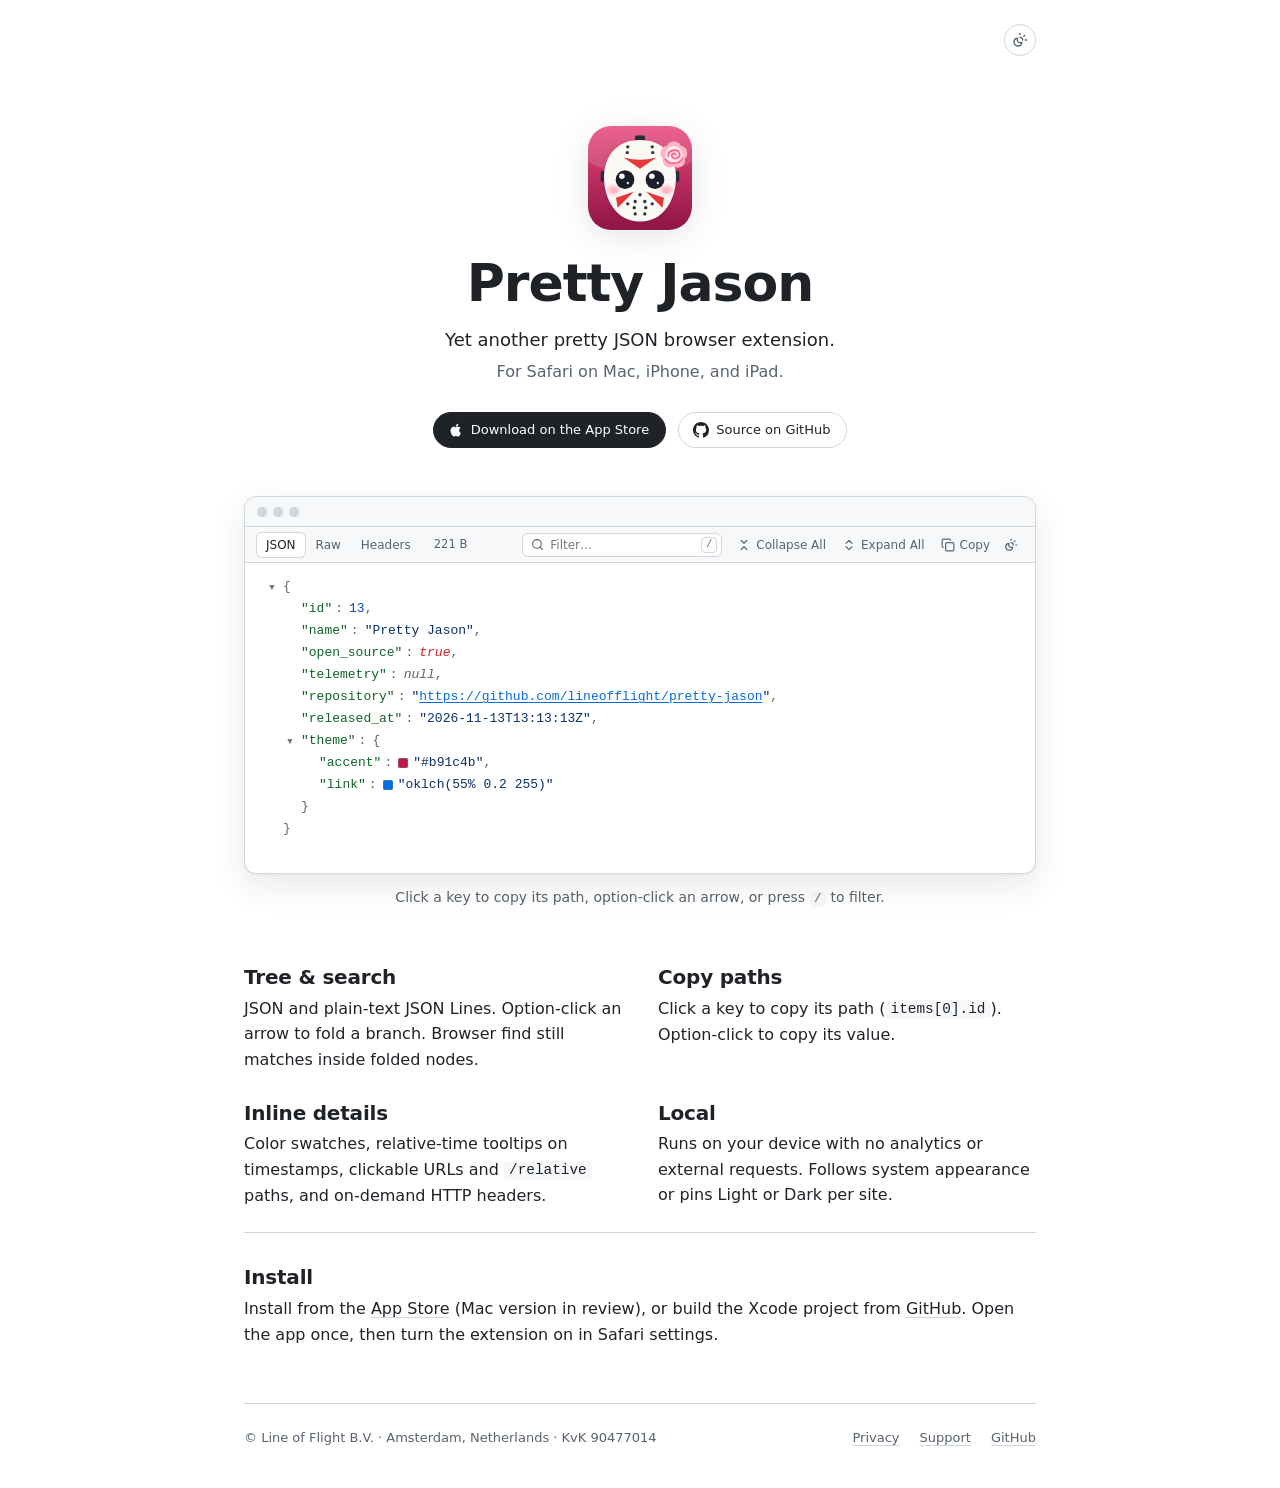
<file: docs/index.html>
<!doctype html>
<html lang="en">
<head>
  <meta charset="utf-8">
  <meta name="viewport" content="width=device-width, initial-scale=1">
  <title>Pretty Jason</title>
  <meta name="description" content="Yet another pretty JSON browser extension. For Safari on Mac, iPhone, and iPad.">
  <meta name="color-scheme" content="light dark">
  <meta name="theme-color" content="#ffffff" media="(prefers-color-scheme: light)">
  <meta name="theme-color" content="#0d1117" media="(prefers-color-scheme: dark)">
  <meta property="og:type" content="website">
  <meta property="og:site_name" content="Pretty Jason">
  <meta property="og:title" content="Pretty Jason">
  <meta property="og:description" content="Yet another pretty JSON browser extension. For Safari on Mac, iPhone, and iPad.">
  <meta property="og:url" content="https://lineofflight.dev/pretty-jason/">
  <meta property="og:image" content="https://lineofflight.dev/pretty-jason/og-image.png">
  <meta name="twitter:card" content="summary_large_image">
  <link rel="canonical" href="https://lineofflight.dev/pretty-jason/">
  <link rel="icon" href="favicon.svg" type="image/svg+xml">
  <link rel="apple-touch-icon" href="apple-touch-icon.png">
  <script src="theme.js"></script>
  <link rel="stylesheet" href="style.css">
  <link rel="stylesheet" href="demo.css">
  <script src="demo.js" defer></script>
  <!-- Privacy-friendly analytics by Plausible -->
  <script async src="https://plausible.io/js/pa-_tIHrhpirWMRRafUxsufj.js"></script>
  <script>
    window.plausible=window.plausible||function(){(plausible.q=plausible.q||[]).push(arguments)},plausible.init=plausible.init||function(i){plausible.o=i||{}};
    plausible.init()
  </script>
</head>
<body>
  <div class="page home">
    <main>
      <header class="hero">
        <img src="icon.svg" alt="" width="104" height="104">
        <h1>Pretty Jason</h1>
        <p class="lede lead">Yet another pretty JSON browser extension.</p>
        <p class="lede">For Safari on Mac, iPhone, and iPad.</p>
        <div class="links">
          <a class="status primary" href="https://apps.apple.com/app/pretty-jason/id6835620282">
            <svg width="16" height="16" viewBox="0 0 16 16" fill="currentColor" aria-hidden="true"><path d="M11.18 8.5c-.02-1.6 1.31-2.37 1.37-2.4-.75-1.09-1.91-1.24-2.32-1.26-.99-.1-1.93.58-2.43.58-.5 0-1.28-.57-2.1-.55-1.08.02-2.07.63-2.63 1.6-1.12 1.94-.29 4.82.8 6.4.53.77 1.17 1.64 2 1.61.8-.03 1.1-.52 2.07-.52.97 0 1.24.52 2.09.5.86-.02 1.41-.79 1.94-1.56.61-.89.86-1.75.88-1.8-.02-.01-1.67-.64-1.69-2.55ZM9.6 3.8c.44-.53.74-1.27.66-2-.64.03-1.4.43-1.85.95-.4.47-.76 1.22-.66 1.94.71.06 1.42-.36 1.85-.89Z"/></svg>
            Download on the App Store
          </a>
          <a class="status" href="https://github.com/lineofflight/pretty-jason">
            <svg width="16" height="16" viewBox="0 0 16 16" fill="currentColor" aria-hidden="true"><path d="M8 0C3.58 0 0 3.58 0 8c0 3.54 2.29 6.53 5.47 7.59.4.07.55-.17.55-.38 0-.19-.01-.82-.01-1.49-2.01.37-2.53-.49-2.69-.94-.09-.23-.48-.94-.82-1.13-.28-.15-.68-.52-.01-.53.63-.01 1.08.58 1.23.82.72 1.21 1.87.87 2.33.66.07-.52.28-.87.51-1.07-1.78-.2-3.64-.89-3.64-3.95 0-.87.31-1.59.82-2.15-.08-.2-.36-1.02.08-2.12 0 0 .67-.21 2.2.82.64-.18 1.32-.27 2-.27.68 0 1.36.09 2 .27 1.53-1.04 2.2-.82 2.2-.82.44 1.1.16 1.92.08 2.12.51.56.82 1.27.82 2.15 0 3.07-1.87 3.75-3.65 3.95.29.25.54.73.54 1.48 0 1.07-.01 1.93-.01 2.2 0 .21.15.46.55.38A8.013 8.013 0 0 0 16 8c0-4.42-3.58-8-8-8Z"/></svg>
            Source on GitHub
          </a>
        </div>
      </header>

      <section class="jv-demo" id="demo" aria-label="Live demo">
        <div class="jv-chrome" aria-hidden="true">
          <div class="jv-lights"><span></span><span></span><span></span></div>
        </div>
        <noscript>The live demo needs JavaScript. Nothing else on this site does.</noscript>
      </section>
      <p class="hint">Click a key to copy its path, option-click an arrow, or press <code>/</code> to filter.</p>

      <section class="points">
        <div>
          <h2>Tree &amp; search</h2>
          <p>JSON and plain-text JSON Lines. Option-click an arrow to fold a branch. Browser find still matches inside folded nodes.</p>
        </div>
        <div>
          <h2>Copy paths</h2>
          <p>Click a key to copy its path (<code>items[0].id</code>). Option-click to copy its value.</p>
        </div>
        <div>
          <h2>Inline details</h2>
          <p>Color swatches, relative-time tooltips on timestamps, clickable URLs and <code>/relative</code> paths, and on-demand HTTP headers.</p>
        </div>
        <div>
          <h2>Local</h2>
          <p>Runs on your device with no analytics or external requests. Follows system appearance or pins Light or Dark per site.</p>
        </div>
      </section>

      <section class="install" id="install">
        <h2>Install</h2>
        <p>Install from the <a href="https://apps.apple.com/app/pretty-jason/id6835620282">App Store</a> (Mac version in review), or build the Xcode project from <a href="https://github.com/lineofflight/pretty-jason">GitHub</a>. Open the app once, then turn the extension on in Safari settings.</p>
      </section>
    </main>

    <footer>
      <span class="owner">© Line of Flight B.V. · Amsterdam, Netherlands · KvK&nbsp;90477014</span>
      <a href="privacy/">Privacy</a>
      <a href="support/">Support</a>
      <a href="https://github.com/lineofflight/pretty-jason">GitHub</a>
    </footer>
  </div>
</body>
</html>
</file>
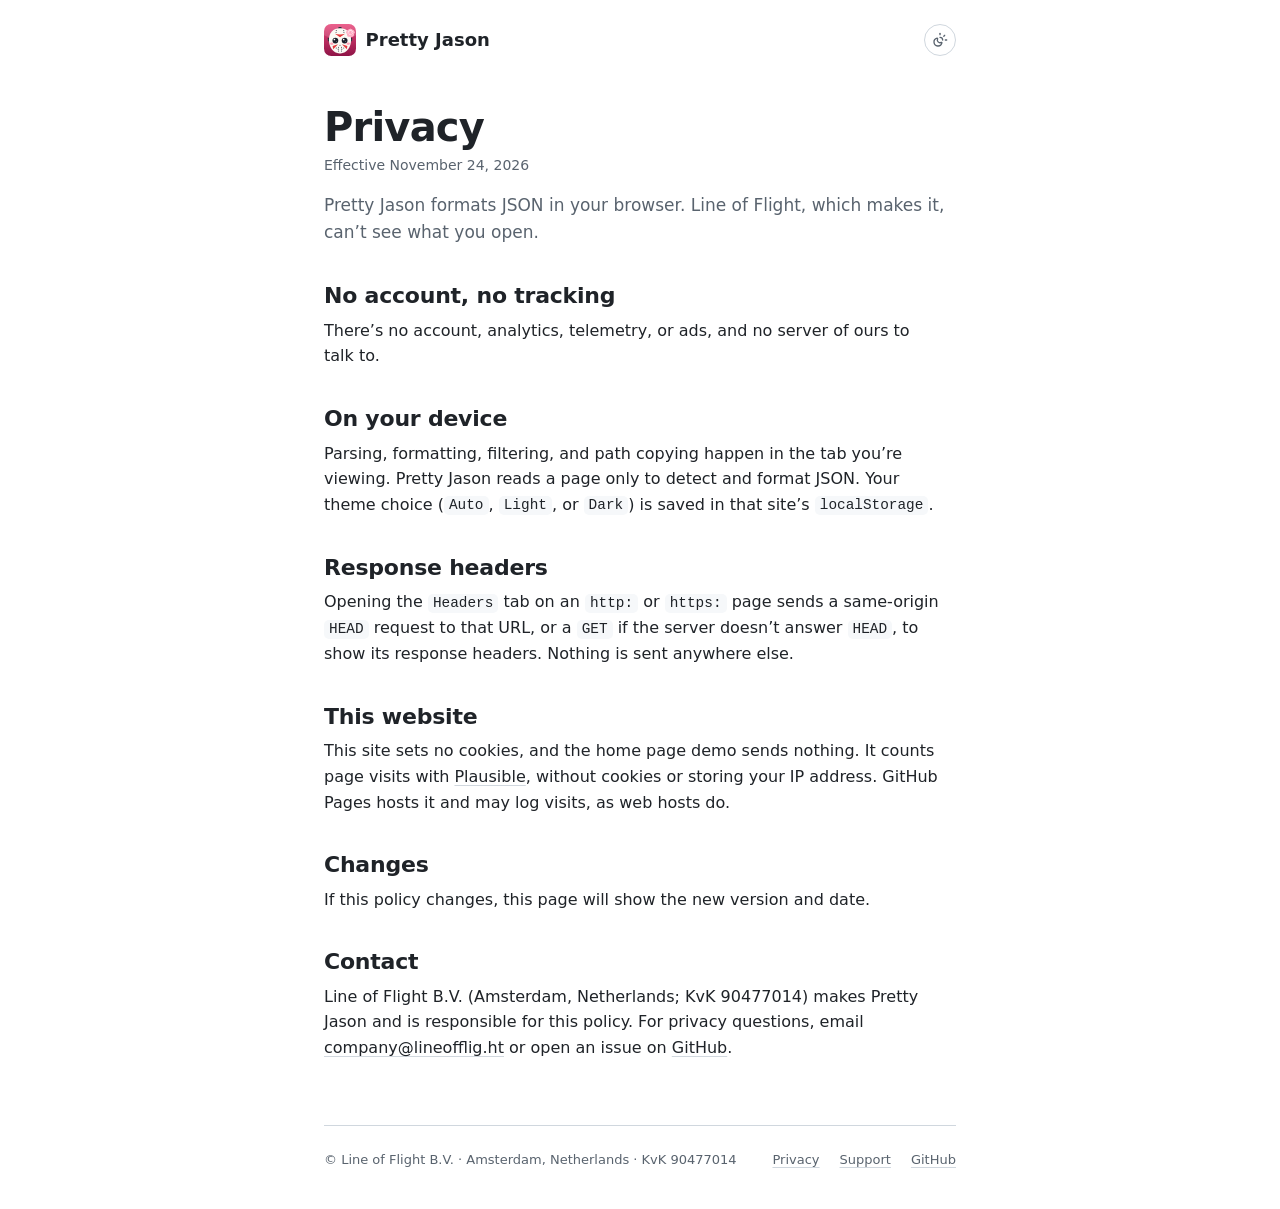
<file: docs/privacy/index.html>
<!doctype html>
<html lang="en">
<head>
  <meta charset="utf-8">
  <meta name="viewport" content="width=device-width, initial-scale=1">
  <title>Privacy · Pretty Jason</title>
  <meta name="description" content="How Pretty Jason handles your data.">
  <meta name="color-scheme" content="light dark">
  <meta name="theme-color" content="#ffffff" media="(prefers-color-scheme: light)">
  <meta name="theme-color" content="#0d1117" media="(prefers-color-scheme: dark)">
  <meta property="og:type" content="website">
  <meta property="og:site_name" content="Pretty Jason">
  <meta property="og:title" content="Privacy · Pretty Jason">
  <meta property="og:description" content="How Pretty Jason handles your data.">
  <meta property="og:url" content="https://lineofflight.dev/pretty-jason/privacy/">
  <meta property="og:image" content="https://lineofflight.dev/pretty-jason/og-image.png">
  <meta name="twitter:card" content="summary_large_image">
  <link rel="canonical" href="https://lineofflight.dev/pretty-jason/privacy/">
  <link rel="icon" href="../favicon.svg" type="image/svg+xml">
  <link rel="apple-touch-icon" href="../apple-touch-icon.png">
  <script src="../theme.js"></script>
  <link rel="stylesheet" href="../style.css">
  <!-- Privacy-friendly analytics by Plausible -->
  <script async src="https://plausible.io/js/pa-_tIHrhpirWMRRafUxsufj.js"></script>
  <script>
    window.plausible=window.plausible||function(){(plausible.q=plausible.q||[]).push(arguments)},plausible.init=plausible.init||function(i){plausible.o=i||{}};
    plausible.init()
  </script>
</head>
<body>
  <div class="page">
    <header class="masthead">
      <a href="../">
        <img src="../icon.svg" alt="" width="32" height="32">
        Pretty Jason
      </a>
    </header>

    <main class="doc">
      <h1>Privacy</h1>
      <p class="meta">Effective November 24, 2026</p>

      <p class="intro">Pretty Jason formats JSON in your browser. Line of Flight, which makes it, can’t see what you open.</p>

      <h2>No account, no tracking</h2>
      <p>There’s no account, analytics, telemetry, or ads, and no server of ours to talk to.</p>

      <h2>On your device</h2>
      <p>Parsing, formatting, filtering, and path copying happen in the tab you’re viewing. Pretty Jason reads a page only to detect and format JSON. Your theme choice (<code>Auto</code>, <code>Light</code>, or <code>Dark</code>) is saved in that site’s <code>localStorage</code>.</p>

      <h2>Response headers</h2>
      <p>Opening the <code>Headers</code> tab on an <code>http:</code> or <code>https:</code> page sends a same-origin <code>HEAD</code> request to that URL, or a <code>GET</code> if the server doesn’t answer <code>HEAD</code>, to show its response headers. Nothing is sent anywhere else.</p>

      <h2>This website</h2>
      <p>This site sets no cookies, and the home page demo sends nothing. It counts page visits with <a href="https://plausible.io">Plausible</a>, without cookies or storing your IP address. GitHub Pages hosts it and may log visits, as web hosts do.</p>

      <h2>Changes</h2>
      <p>If this policy changes, this page will show the new version and date.</p>

      <h2>Contact</h2>
      <p>Line of Flight B.V. (Amsterdam, Netherlands; KvK 90477014) makes Pretty Jason and is responsible for this policy. For privacy questions, email <a href="mailto:company@lineofflig.ht">company@lineofflig.ht</a> or open an issue on <a href="https://github.com/lineofflight/pretty-jason/issues">GitHub</a>.</p>
    </main>

    <footer>
      <span class="owner">© Line of Flight B.V. · Amsterdam, Netherlands · KvK&nbsp;90477014</span>
      <a href="./" aria-current="page">Privacy</a>
      <a href="../support/">Support</a>
      <a href="https://github.com/lineofflight/pretty-jason">GitHub</a>
    </footer>
  </div>
</body>
</html>
</file>
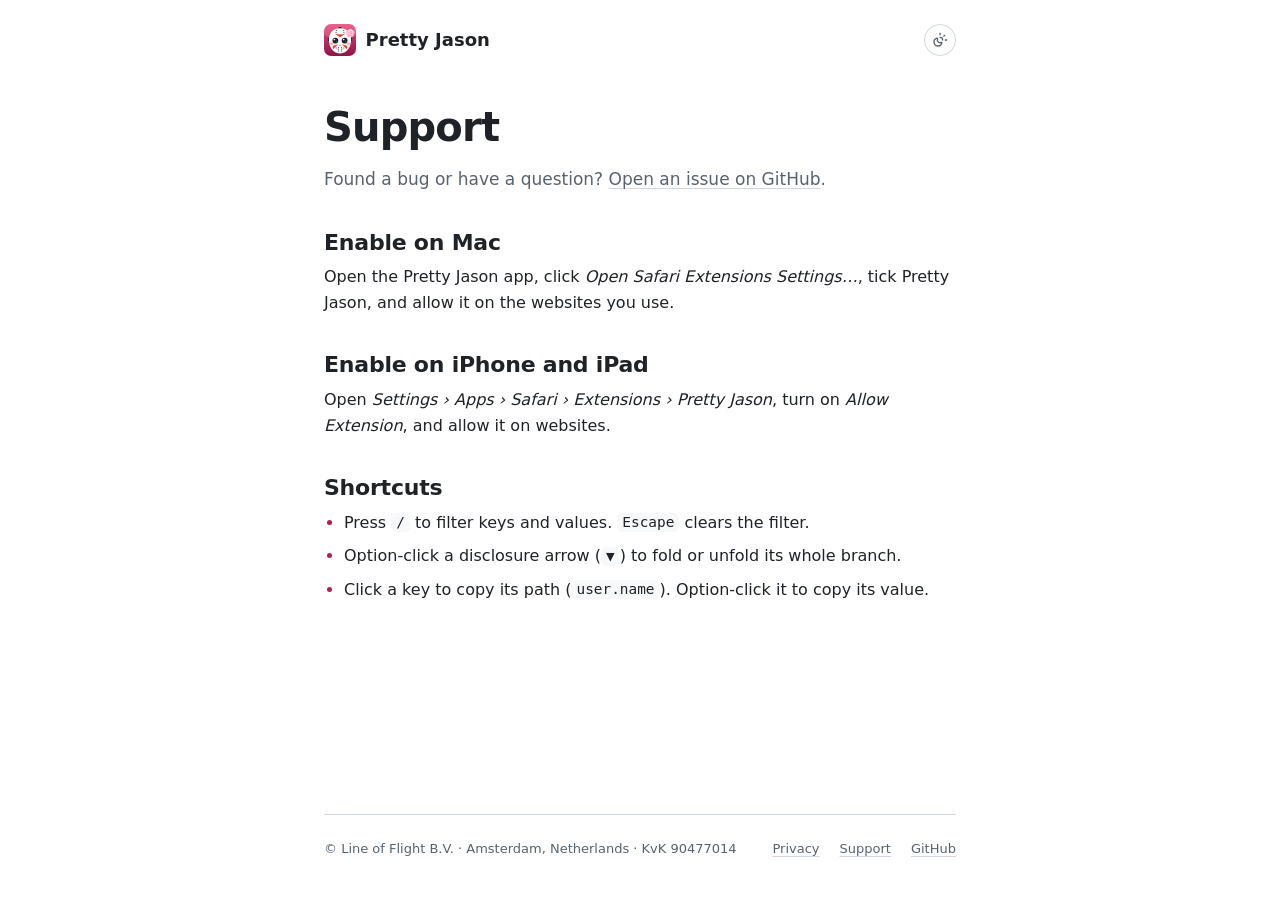
<file: docs/support/index.html>
<!doctype html>
<html lang="en">
<head>
  <meta charset="utf-8">
  <meta name="viewport" content="width=device-width, initial-scale=1">
  <title>Support · Pretty Jason</title>
  <meta name="description" content="Help with Pretty Jason.">
  <meta name="color-scheme" content="light dark">
  <meta name="theme-color" content="#ffffff" media="(prefers-color-scheme: light)">
  <meta name="theme-color" content="#0d1117" media="(prefers-color-scheme: dark)">
  <meta property="og:type" content="website">
  <meta property="og:site_name" content="Pretty Jason">
  <meta property="og:title" content="Support · Pretty Jason">
  <meta property="og:description" content="Help with Pretty Jason.">
  <meta property="og:url" content="https://lineofflight.dev/pretty-jason/support/">
  <meta property="og:image" content="https://lineofflight.dev/pretty-jason/og-image.png">
  <meta name="twitter:card" content="summary_large_image">
  <link rel="canonical" href="https://lineofflight.dev/pretty-jason/support/">
  <link rel="icon" href="../favicon.svg" type="image/svg+xml">
  <link rel="apple-touch-icon" href="../apple-touch-icon.png">
  <script src="../theme.js"></script>
  <link rel="stylesheet" href="../style.css">
  <!-- Privacy-friendly analytics by Plausible -->
  <script async src="https://plausible.io/js/pa-_tIHrhpirWMRRafUxsufj.js"></script>
  <script>
    window.plausible=window.plausible||function(){(plausible.q=plausible.q||[]).push(arguments)},plausible.init=plausible.init||function(i){plausible.o=i||{}};
    plausible.init()
  </script>
</head>
<body>
  <div class="page">
    <header class="masthead">
      <a href="../">
        <img src="../icon.svg" alt="" width="32" height="32">
        Pretty Jason
      </a>
    </header>

    <main class="doc">
      <h1>Support</h1>
      <p class="intro">Found a bug or have a question? <a href="https://github.com/lineofflight/pretty-jason/issues">Open an issue on GitHub</a>.</p>

      <h2>Enable on Mac</h2>
      <p>Open the Pretty Jason app, click <em>Open Safari Extensions Settings…</em>, tick Pretty Jason, and allow it on the websites you use.</p>

      <h2>Enable on iPhone and iPad</h2>
      <p>Open <em>Settings&nbsp;› Apps&nbsp;› Safari&nbsp;› Extensions&nbsp;› Pretty Jason</em>, turn on <em>Allow Extension</em>, and allow it on websites.</p>

      <h2>Shortcuts</h2>
      <ul>
        <li>Press <code>/</code> to filter keys and values. <code>Escape</code> clears the filter.</li>
        <li>Option-click a disclosure arrow (<code>▼</code>) to fold or unfold its whole branch.</li>
        <li>Click a key to copy its path (<code>user.name</code>). Option-click it to copy its value.</li>
      </ul>
    </main>

    <footer>
      <span class="owner">© Line of Flight B.V. · Amsterdam, Netherlands · KvK&nbsp;90477014</span>
      <a href="../privacy/">Privacy</a>
      <a href="./" aria-current="page">Support</a>
      <a href="https://github.com/lineofflight/pretty-jason">GitHub</a>
    </footer>
  </div>
</body>
</html>
</file>
<file: docs/style.css>
/* Pretty Jason's site in the extension's GitHub Primer palette, light and dark.
   Type is all system: sans for text and headings, mono for code. Nothing
   loads from anywhere else. */

:root {
  color-scheme: light dark;
  --base: #ffffff;
  --raised: #f6f8fa;
  --line: #d0d7de;
  --text: #1f2328;
  --subtext: #59636e;
  --accent: #b91c4b;
  --sans: system-ui, -apple-system, BlinkMacSystemFont, "Segoe UI", sans-serif;
  --mono: ui-monospace, "SF Mono", SFMono-Regular, Menlo, Consolas, monospace;
}

/* Dark follows the system unless the theme switch (theme.js) picks one */
@media (prefers-color-scheme: dark) {
  :root:not([data-theme="light"]) {
    --base: #0d1117;
    --raised: #161b22;
    --line: #30363d;
    --text: #e6edf3;
    --subtext: #8b949e;
    --accent: #f47296;
  }
}

:root[data-theme="dark"] {
  color-scheme: dark;
  --base: #0d1117;
  --raised: #161b22;
  --line: #30363d;
  --text: #e6edf3;
  --subtext: #8b949e;
  --accent: #f47296;
}

:root[data-theme="light"] { color-scheme: light; }

*, *::before, *::after { box-sizing: border-box; }

html {
  -webkit-text-size-adjust: 100%;
  text-size-adjust: 100%;
}

body {
  margin: 0;
  background: var(--base);
  color: var(--text);
  font: 400 1rem/1.6 var(--sans);
  -webkit-font-smoothing: antialiased;
  -moz-osx-font-smoothing: grayscale;
}

.page {
  position: relative;
  display: flex;
  flex-direction: column;
  min-height: 100vh;
  min-height: 100svh;
  max-width: 42rem;
  margin: 0 auto;
  padding: 0 1.25rem;
}

main { flex: 1; }

.page.home { max-width: 52rem; }

h1, h2 {
  color: var(--text);
  text-wrap: balance;
}

h1 {
  font-weight: 700;
  letter-spacing: -0.02em;
  line-height: 1.15;
}

h2 {
  font-weight: 600;
  letter-spacing: -0.01em;
  line-height: 1.25;
}

p, li { text-wrap: pretty; }

a {
  color: inherit;
  text-decoration-line: underline;
  text-decoration-color: var(--line);
  text-decoration-thickness: from-font;
  text-underline-offset: 0.2em;
}

a:focus-visible {
  outline: 2px solid var(--accent);
  outline-offset: 3px;
  border-radius: 3px;
}

code {
  font-family: var(--mono);
  font-size: 0.9em;
  background: var(--raised);
  border-radius: 5px;
  padding: 0.1em 0.35em;
}

/* Theme switch, added by theme.js */

.theme-toggle {
  position: absolute;
  top: 1.5rem;
  right: 1.25rem;
  display: grid;
  place-items: center;
  width: 32px;
  height: 32px;
  padding: 0;
  border: 1px solid var(--line);
  border-radius: 999px;
  background: var(--base);
  color: var(--subtext);
  cursor: pointer;
}

.theme-toggle:focus-visible {
  outline: 2px solid var(--accent);
  outline-offset: 3px;
}

.theme-toggle svg { display: block; }

/* Home */

.hero {
  padding: clamp(3.5rem, 14vh, 8rem) 0 3rem;
  text-align: center;
}

.hero img {
  display: block;
  width: 104px;
  height: 104px;
  margin: 0 auto 1.5rem;
  border-radius: 22.5%;
  filter: drop-shadow(0 6px 16px rgb(0 0 0 / 0.1));
}

.hero h1 {
  margin: 0 0 0.75rem;
  font-size: 2.75rem;
}

.lede {
  max-width: 27rem;
  margin: 0 auto;
  color: var(--subtext);
  font-size: 1rem;
  text-wrap: balance;
}

.lede.lead {
  margin-bottom: 0.25rem;
  color: var(--text);
  font-size: 1.125rem;
}

.links {
  display: flex;
  flex-wrap: wrap;
  justify-content: center;
  align-items: center;
  gap: 0.75rem;
  margin: 1.75rem 0 0;
}

.status {
  display: inline-flex;
  align-items: center;
  gap: 0.45rem;
  padding: 0.45rem 1rem 0.45rem 0.875rem;
  border: 1px solid var(--line);
  border-radius: 999px;
  background: var(--base);
  color: var(--text);
  font-size: 0.8125rem;
  font-weight: 500;
  line-height: 1.5;
  text-decoration: none;
}

.status svg { flex-shrink: 0; }
.status:focus-visible { border-radius: 999px; }

.status.primary {
  background: var(--text);
  border-color: var(--text);
  color: var(--base);
}

.hint {
  margin: 0 auto 3.5rem;
  color: var(--subtext);
  font-size: 0.875rem;
  text-align: center;
}

.points {
  display: grid;
  gap: 1.75rem;
}

.points h2,
.install h2 {
  margin: 0 0 0.35rem;
  font-size: 1.25rem;
}

.points p { margin: 0; }

.install {
  margin-top: 1.5rem;
  padding: 2rem 0 1rem;
  border-top: 1px solid var(--line);
}

.install p { margin: 0 0 0.5rem; }

/* Privacy and Support */

.masthead { padding: 1.5rem 0 0; }

.masthead a {
  display: inline-flex;
  align-items: center;
  gap: 0.6rem;
  font-size: 1.125rem;
  font-weight: 700;
  text-decoration: none;
}

.masthead img {
  display: block;
  width: 32px;
  height: 32px;
  border-radius: 22.5%;
}

.doc { padding: 2.5rem 0 1rem; }

.doc h1 {
  margin: 0 0 0.25rem;
  font-size: 2.5rem;
}

.doc h2 {
  margin: 2.25rem 0 0.5rem;
  font-size: 1.375rem;
}

.doc p,
.doc ul { margin: 0 0 1rem; }

.doc ul { padding-left: 1.25rem; }
.doc li { margin-bottom: 0.5rem; }
.doc li::marker { color: var(--accent); }

.meta,
.intro { color: var(--subtext); }

.meta {
  margin: 0 0 1.75rem;
  font-size: 0.875rem;
}

.doc h1 + .intro { margin-top: 1rem; }

.intro { font-size: 1.0625rem; line-height: 1.6; }

/* Footer */

footer {
  display: flex;
  flex-wrap: wrap;
  gap: 0.5rem 1.25rem;
  align-items: baseline;
  margin-top: 2rem;
  padding: 1.5rem 0 2.5rem;
  border-top: 1px solid var(--line);
  color: var(--subtext);
  font-size: 0.8125rem;
}

footer .owner { margin-right: auto; }

/* Hover only where there is a pointer that hovers */
@media (hover: hover) {
  a:hover { text-decoration-color: var(--text); }

  .theme-toggle:hover {
    border-color: var(--accent);
    color: var(--text);
  }

  .status:hover { border-color: var(--accent); }
  .status.primary:hover { border-color: var(--text); opacity: 0.88; }
}

@media (prefers-reduced-motion: no-preference) {
  .status { transition: border-color 150ms ease-out, opacity 150ms ease-out, transform 150ms ease-out; }
  .status:active { transform: scale(0.96); }
}

@media (min-width: 38rem) {
  .points { grid-template-columns: repeat(2, 1fr); gap: 1.75rem 2.25rem; }
}

@media (min-width: 46rem) {
  .hero h1 { font-size: 3.25rem; }
}
</file>
<file: docs/demo.css>
/* The live inspector on the home page. Everything below the frame rules is
   src/style.css from the extension, with its viewport queries turned into
   container queries so the inspector responds to the demo window. */

.jv-demo {
  container: jv / inline-size;
  color-scheme: light;
  margin: 0 auto 0.75rem;
  overflow: hidden;
  border: 1px solid var(--jv-surface);
  border-radius: 12px;
  background-color: var(--jv-bg);
  color: var(--jv-text);
  box-shadow: 0 1px 2px rgb(31 35 40 / 0.06), 0 12px 32px rgb(31 35 40 / 0.1);
  font-family: var(--jv-font-mono);
  font-size: 13px;
  line-height: 1.55;
  text-align: left;

  --jv-font-mono: ui-monospace, "SF Mono", SFMono-Regular, Menlo, Consolas, monospace;
  --jv-font-ui: -apple-system, BlinkMacSystemFont, "Segoe UI", system-ui, sans-serif;

  /* GitHub Primer Light */
  --jv-bg: #ffffff;
  --jv-mantle: #f6f8fa;
  --jv-surface: #d0d7de;
  --jv-bar-hover: #eaeef2;
  --jv-hover: #f6f8fa;
  --jv-text: #1f2328;
  --jv-subtext: #59636e;
  --jv-key: #116329;
  --jv-string: #0a3069;
  --jv-number: #0550ae;
  --jv-boolean: #cf222e;
  --jv-null: #59636e;
  --jv-punct: #59636e;
  --jv-link: #0969da;
  --jv-dim: #6e7781;
  --jv-ok: #1a7f37;
  --jv-warn: #9a6700;
  --jv-error: #cf222e;
  --jv-accent: var(--jv-link);
}

/* The demo's Auto follows the page, which follows the system unless the
   site's theme switch picks Light or Dark */
@media (prefers-color-scheme: dark) {
  :root:not([data-theme="light"]) .jv-demo:not([data-theme="light"]) {
    color-scheme: dark;
    --jv-bg: #0d1117;
    --jv-mantle: #161b22;
    --jv-surface: #30363d;
    --jv-bar-hover: #21262d;
    --jv-hover: #161b22;
    --jv-text: #e6edf3;
    --jv-subtext: #8b949e;
    --jv-key: #7ee787;
    --jv-string: #a5d6ff;
    --jv-number: #79c0ff;
    --jv-boolean: #ff7b72;
    --jv-null: #8b949e;
    --jv-punct: #8b949e;
    --jv-link: #2f81f7;
    --jv-dim: #6e7681;
    --jv-ok: #3fb950;
    --jv-warn: #d29922;
    --jv-error: #f85149;
  }
}

.jv-demo[data-theme="dark"],
:root[data-theme="dark"] .jv-demo:not([data-theme="light"]) {
  /* GitHub Primer Dark */
  color-scheme: dark;
  --jv-bg: #0d1117;
  --jv-mantle: #161b22;
  --jv-surface: #30363d;
  --jv-bar-hover: #21262d;
  --jv-hover: #161b22;
  --jv-text: #e6edf3;
  --jv-subtext: #8b949e;
  --jv-key: #7ee787;
  --jv-string: #a5d6ff;
  --jv-number: #79c0ff;
  --jv-boolean: #ff7b72;
  --jv-null: #8b949e;
  --jv-punct: #8b949e;
  --jv-link: #2f81f7;
  --jv-dim: #6e7681;
  --jv-ok: #3fb950;
  --jv-warn: #d29922;
  --jv-error: #f85149;
}

.jv-no-transitions,
.jv-no-transitions *,
.jv-no-transitions *::before,
.jv-no-transitions *::after {
  transition: none !important;
}

/* Browser frame */

.jv-chrome {
  display: flex;
  align-items: center;
  height: 30px;
  padding: 0 12px;
  background: var(--jv-mantle);
  border-bottom: 1px solid var(--jv-surface);
}

.jv-lights {
  display: flex;
  gap: 6px;
}

/* Muted dots, so they don't compete with the syntax colors */
.jv-lights span {
  width: 10px;
  height: 10px;
  border-radius: 50%;
  background: var(--jv-surface);
}

.jv-demo #jv-container {
  min-height: 0;
  max-height: 34rem;
  overflow: auto;
  overscroll-behavior: contain;
}

.jv-demo noscript {
  display: block;
  padding: 14px 20px;
  color: var(--jv-subtext);
  font-family: var(--jv-font-ui);
}

/* ---------- From src/style.css ---------- */

/* Author display rules must never override hidden (until-found is handled by the UA) */
#jv-container [hidden]:not([hidden="until-found"]) {
  display: none !important;
}

/* ---------- Bar ---------- */

#jv-bar {
  position: sticky;
  top: 0;
  z-index: 1000;
  box-sizing: border-box;
  height: 36px;
  padding: 0 max(12px, env(safe-area-inset-right)) 0 max(12px, env(safe-area-inset-left));
  background: var(--jv-mantle);
  border-bottom: 1px solid var(--jv-surface);
  color: var(--jv-text);
  font-family: var(--jv-font-ui);
  font-size: 12px;
  line-height: 1;
}

#jv-bar-main,
#jv-bar-search {
  display: flex;
  align-items: center;
  gap: 8px;
  height: 100%;
}

#jv-bar-main {
  justify-content: space-between;
}

.jv-tabs {
  display: flex;
  align-items: center;
  gap: 2px;
  flex-shrink: 0;
}

.jv-tab,
.jv-btn,
#jv-mobile-filter-done {
  -webkit-appearance: none;
  appearance: none;
  margin: 0;
  border: 0;
  background: transparent;
  font: inherit;
  cursor: pointer;
  user-select: none;
  -webkit-user-select: none;
  -webkit-tap-highlight-color: transparent;
  transition: background-color 0.12s ease, color 0.12s ease, box-shadow 0.12s ease;
}

.jv-tab {
  height: 24px;
  padding: 0 9px;
  border-radius: 5px;
  color: var(--jv-subtext);
  font-weight: 500;
}

.jv-tab[aria-selected="true"] {
  background: var(--jv-bg);
  color: var(--jv-text);
  box-shadow: 0 0 0 1px var(--jv-surface);
}

.jv-meta {
  color: var(--jv-subtext);
  font-size: 11.5px;
  font-variant-numeric: tabular-nums;
  white-space: nowrap;
}

/* Sits beside the tabs; the auto margin pushes the actions right */
#jv-size {
  margin-right: auto;
  padding-left: 6px;
}

#jv-actions {
  display: flex;
  align-items: center;
  gap: 2px;
  min-width: 0;
}

#jv-filter-wrap {
  display: flex;
  align-items: center;
  gap: 6px;
  box-sizing: border-box;
  width: 200px;
  /* The filter gives up width before the buttons do */
  min-width: 0;
  height: 24px;
  margin-right: 6px;
  padding: 0 4px 0 8px;
  border: 1px solid var(--jv-surface);
  border-radius: 6px;
  background: var(--jv-bg);
  color: var(--jv-subtext);
  transition: border-color 0.12s ease;
}

#jv-filter-wrap:focus-within {
  border-color: var(--jv-accent);
}

.jv-filter-icon {
  display: inline-flex;
  flex-shrink: 0;
}

.jv-filter-icon svg {
  display: block;
  width: 13px;
  height: 13px;
}

#jv-filter,
#jv-mobile-filter-input {
  -webkit-appearance: none;
  appearance: none;
  flex: 1;
  min-width: 0;
  height: 100%;
  margin: 0;
  padding: 0;
  border: 0;
  outline: 0;
  background: transparent;
  color: var(--jv-text);
  font-family: var(--jv-font-ui);
  font-size: 12px;
}

#jv-filter::placeholder,
#jv-mobile-filter-input::placeholder {
  color: var(--jv-dim);
  opacity: 1;
}

.jv-kbd {
  flex-shrink: 0;
  box-sizing: border-box;
  min-width: 16px;
  height: 16px;
  padding: 0 4px;
  border: 1px solid var(--jv-surface);
  border-radius: 4px;
  color: var(--jv-subtext);
  font-family: var(--jv-font-mono);
  font-size: 10px;
  line-height: 14px;
  text-align: center;
}

#jv-filter-wrap:focus-within .jv-kbd {
  display: none;
}

.jv-btn {
  display: inline-flex;
  align-items: center;
  justify-content: center;
  gap: 5px;
  box-sizing: border-box;
  height: 24px;
  min-width: 24px;
  flex-shrink: 0;
  padding: 0 7px;
  border-radius: 5px;
  color: var(--jv-subtext);
  white-space: nowrap;
}

#jv-theme,
#jv-mobile-filter-btn {
  padding: 0;
}

.jv-btn-icon {
  display: inline-flex;
}

.jv-btn svg {
  display: block;
  width: 14px;
  height: 14px;
}

.jv-btn.copied {
  color: var(--jv-ok);
}

.jv-tab:focus-visible,
.jv-btn:focus-visible,
#jv-mobile-filter-done:focus-visible {
  outline: 2px solid var(--jv-accent);
  outline-offset: -2px;
}

@media (hover: hover) {
  .jv-tab:hover:not([aria-selected="true"]),
  .jv-btn:hover {
    background: var(--jv-bar-hover);
    color: var(--jv-text);
  }

  .jv-btn.copied:hover {
    color: var(--jv-ok);
  }
}

#jv-mobile-filter-btn {
  display: none;
}

#jv-container[data-tab="raw"] #jv-filter-wrap,
#jv-container[data-tab="raw"] #jv-mobile-filter-btn,
#jv-container:not([data-tab="json"]) #jv-collapse-all,
#jv-container:not([data-tab="json"]) #jv-expand-all {
  display: none;
}

.jv-mobile-field {
  display: flex;
  flex: 1;
  align-items: center;
  gap: 8px;
  box-sizing: border-box;
  min-width: 0;
  height: 32px;
  padding: 0 10px;
  border: 1px solid var(--jv-surface);
  border-radius: 8px;
  background: var(--jv-bg);
  color: var(--jv-subtext);
}

#jv-mobile-filter-input {
  font-size: 16px;
}

#jv-mobile-filter-done {
  height: 32px;
  padding: 0 4px;
  color: var(--jv-accent);
  font-size: 15px;
  font-weight: 600;
}

/* Touch and narrow screens: taller bar, larger targets */
@container jv (max-width: 639px) {
  #jv-bar {
    height: 44px;
    font-size: 13px;
  }

  .jv-tab {
    height: 32px;
    padding: 0 10px;
  }

  .jv-btn {
    height: 32px;
    min-width: 32px;
  }

  #jv-filter-wrap {
    height: 32px;
  }

  /* 16px keeps iOS Safari from zooming on focus */
  #jv-filter {
    font-size: 16px;
  }
}

/* The same for touch screens at any width, which a container query can't ask */
@media (pointer: coarse) {
  #jv-bar {
    height: 44px;
    font-size: 13px;
  }

  .jv-tab {
    height: 32px;
    padding: 0 10px;
  }

  .jv-btn {
    height: 32px;
    min-width: 32px;
  }

  #jv-filter-wrap {
    height: 32px;
  }

  #jv-filter {
    font-size: 16px;
  }
}

/* Narrow screens: icon-only actions and a dedicated search row */
@container jv (max-width: 639px) {
  #jv-bar-main {
    gap: 4px;
  }

  .jv-tab {
    padding: 0 8px;
  }

  #jv-filter-wrap,
  #jv-size,
  #jv-container[data-tab] .jv-btn-label {
    display: none;
  }

  #jv-container:not([data-tab="raw"]) #jv-mobile-filter-btn {
    display: inline-flex;
  }

  .jv-btn {
    padding: 0;
  }
}

@container jv (max-width: 359px) {
  #jv-bar {
    padding-right: max(8px, env(safe-area-inset-right));
    padding-left: max(8px, env(safe-area-inset-left));
  }

  #jv-bar-main {
    gap: 2px;
  }

  .jv-tab {
    padding: 0 6px;
  }

  .jv-btn {
    min-width: 28px;
  }
}

/* ---------- Panels ---------- */

#jv-content {
  box-sizing: border-box;
  padding: 14px max(20px, env(safe-area-inset-right)) calc(48px + env(safe-area-inset-bottom)) max(20px, env(safe-area-inset-left));
}

@container jv (max-width: 639px) {
  #jv-content {
    padding-right: max(12px, env(safe-area-inset-right));
    padding-left: max(12px, env(safe-area-inset-left));
  }
}

.jv-notice {
  margin: 2px 0;
  color: var(--jv-subtext);
  font-family: var(--jv-font-ui);
  font-size: 13px;
}

#jv-tree {
  font-family: var(--jv-font-mono);
  font-size: 13px;
  line-height: 1.6;
}

#jv-raw {
  margin: 0;
  white-space: pre-wrap;
  word-break: break-all;
  font-family: var(--jv-font-mono);
  font-size: 13px;
  line-height: 1.5;
  color: var(--jv-text);
}

/* ---------- Headers ---------- */

.jv-status {
  display: inline-flex;
  align-items: center;
  gap: 7px;
  box-sizing: border-box;
  height: 24px;
  margin: 0 0 12px;
  padding: 0 10px;
  border: 1px solid var(--jv-surface);
  border-radius: 999px;
  background: var(--jv-mantle);
  color: var(--jv-text);
  font-family: var(--jv-font-mono);
  font-size: 12px;
  font-variant-numeric: tabular-nums;
}

.jv-status-dot {
  width: 7px;
  height: 7px;
  border-radius: 50%;
  background: var(--jv-dim);
}

.jv-status-2xx .jv-status-dot {
  background: var(--jv-ok);
}

.jv-status-3xx .jv-status-dot {
  background: var(--jv-warn);
}

.jv-status-error .jv-status-dot {
  background: var(--jv-error);
}

.jv-headers-table {
  width: 100%;
  border-collapse: collapse;
  font-family: var(--jv-font-mono);
  font-size: 13px;
  line-height: 1.5;
}

.jv-headers-table th,
.jv-headers-table td {
  padding: 5px 0;
  border-top: 1px solid var(--jv-mantle);
  text-align: left;
  vertical-align: top;
}

.jv-headers-table th {
  width: 1%;
  padding-right: 24px;
  color: var(--jv-key);
  font-weight: 400;
  white-space: nowrap;
}

.jv-headers-table td {
  color: var(--jv-string);
  word-break: break-all;
}

@container jv (max-width: 639px) {
  .jv-headers-table,
  .jv-headers-table tbody,
  .jv-headers-table tr,
  .jv-headers-table th,
  .jv-headers-table td {
    display: block;
    width: auto;
  }

  .jv-headers-table tr {
    padding: 6px 0;
    border-top: 1px solid var(--jv-mantle);
  }

  .jv-headers-table th,
  .jv-headers-table td {
    padding: 0;
    border: 0;
    white-space: normal;
    word-break: break-all;
  }
}

/* ---------- Tree ---------- */

.jv-node {
  padding-left: 18px;
}

.jv-node.jv-root {
  padding-left: 0;
}

.jv-line {
  display: flex;
  align-items: baseline;
  min-height: 22px;
  border-radius: 3px;
}

@media (hover: hover) {
  .jv-line:hover {
    background-color: var(--jv-hover);
  }
}

.jv-toggle {
  display: inline-block;
  width: 14px;
  height: 14px;
  line-height: 14px;
  text-align: center;
  font-size: 9px;
  cursor: pointer;
  user-select: none;
  -webkit-user-select: none;
  color: var(--jv-dim);
  margin-right: 4px;
}

.jv-toggle.collapsed {
  transform: rotate(-90deg);
}

@media (prefers-reduced-motion: no-preference) {
  .jv-toggle {
    transition: transform 0.1s ease;
  }
}

.jv-toggle-placeholder {
  display: inline-block;
  width: 18px;
}

.jv-key {
  color: var(--jv-key);
  margin-right: 3px;
  border-radius: 3px;
  cursor: pointer;
  transition: background-color 0.2s ease;
}

/* Keys are already green, so the copy confirmation is a brief tint */
.jv-key.jv-copied {
  background-color: color-mix(in srgb, var(--jv-ok) 20%, transparent);
  transition: none;
}

.jv-colon {
  color: var(--jv-punct);
  margin-right: 6px;
}

.jv-bracket {
  color: var(--jv-punct);
}

.jv-ellipsis {
  display: none;
  color: var(--jv-dim);
  cursor: pointer;
  background: var(--jv-hover);
  padding: 0 4px;
  border-radius: 3px;
  margin: 0 4px;
  font-style: italic;
}

.jv-fold-close {
  display: none;
}

.jv-collapsed > .jv-line .jv-ellipsis,
.jv-collapsed > .jv-line .jv-fold-close {
  display: inline;
}

.jv-collapsed > .jv-close-line {
  display: none;
}

/* A folded branch inside another folded branch is skipped by its ancestor already.
   Letting it skip its own content too makes WebKit keep its expanded height as a gap
   once the ancestor reopens. It still carries hidden=until-found for find-in-page. */
.jv-collapsed .jv-collapsed > .jv-children[hidden] {
  content-visibility: visible;
}

.jv-string {
  color: var(--jv-string);
  word-break: break-all;
}

.jv-string a {
  color: var(--jv-link);
  text-decoration: underline;
  text-underline-offset: 2px;
}

.jv-swatch {
  display: inline-block;
  width: 10px;
  height: 10px;
  margin-right: 5px;
  border-radius: 2px;
  box-shadow: inset 0 0 0 1px rgba(128, 128, 128, 0.4);
  vertical-align: middle;
}

.jv-timestamp {
  position: relative;
}

.jv-timestamp:hover {
  text-decoration: underline dotted var(--jv-dim);
  text-underline-offset: 3px;
}

/* Instant tooltip. It opens above the value, so it can't run off the bottom of the page. */
.jv-timestamp:hover::after {
  content: attr(data-tooltip);
  position: absolute;
  bottom: calc(100% + 4px);
  left: 0;
  z-index: 1001;
  width: max-content;
  padding: 4px 8px;
  border: 1px solid var(--jv-surface);
  border-radius: 6px;
  background: var(--jv-mantle);
  box-shadow: 0 4px 12px rgb(0 0 0 / 0.15);
  color: var(--jv-text);
  font: 12px/1.5 var(--jv-font-ui);
  white-space: pre;
  word-break: normal;
  pointer-events: none;
}

.jv-number {
  color: var(--jv-number);
  font-variant-numeric: tabular-nums;
}

.jv-boolean {
  color: var(--jv-boolean);
  font-style: italic;
}

.jv-null {
  color: var(--jv-null);
  font-style: italic;
}

.jv-comma {
  color: var(--jv-punct);
}

/* While filtering, the last visible sibling drops its trailing comma */
.jv-tail > .jv-line .jv-comma {
  display: none;
}

/* The demo ends with the window, not a page */
.jv-demo #jv-content {
  padding-bottom: 32px;
}
</file>
